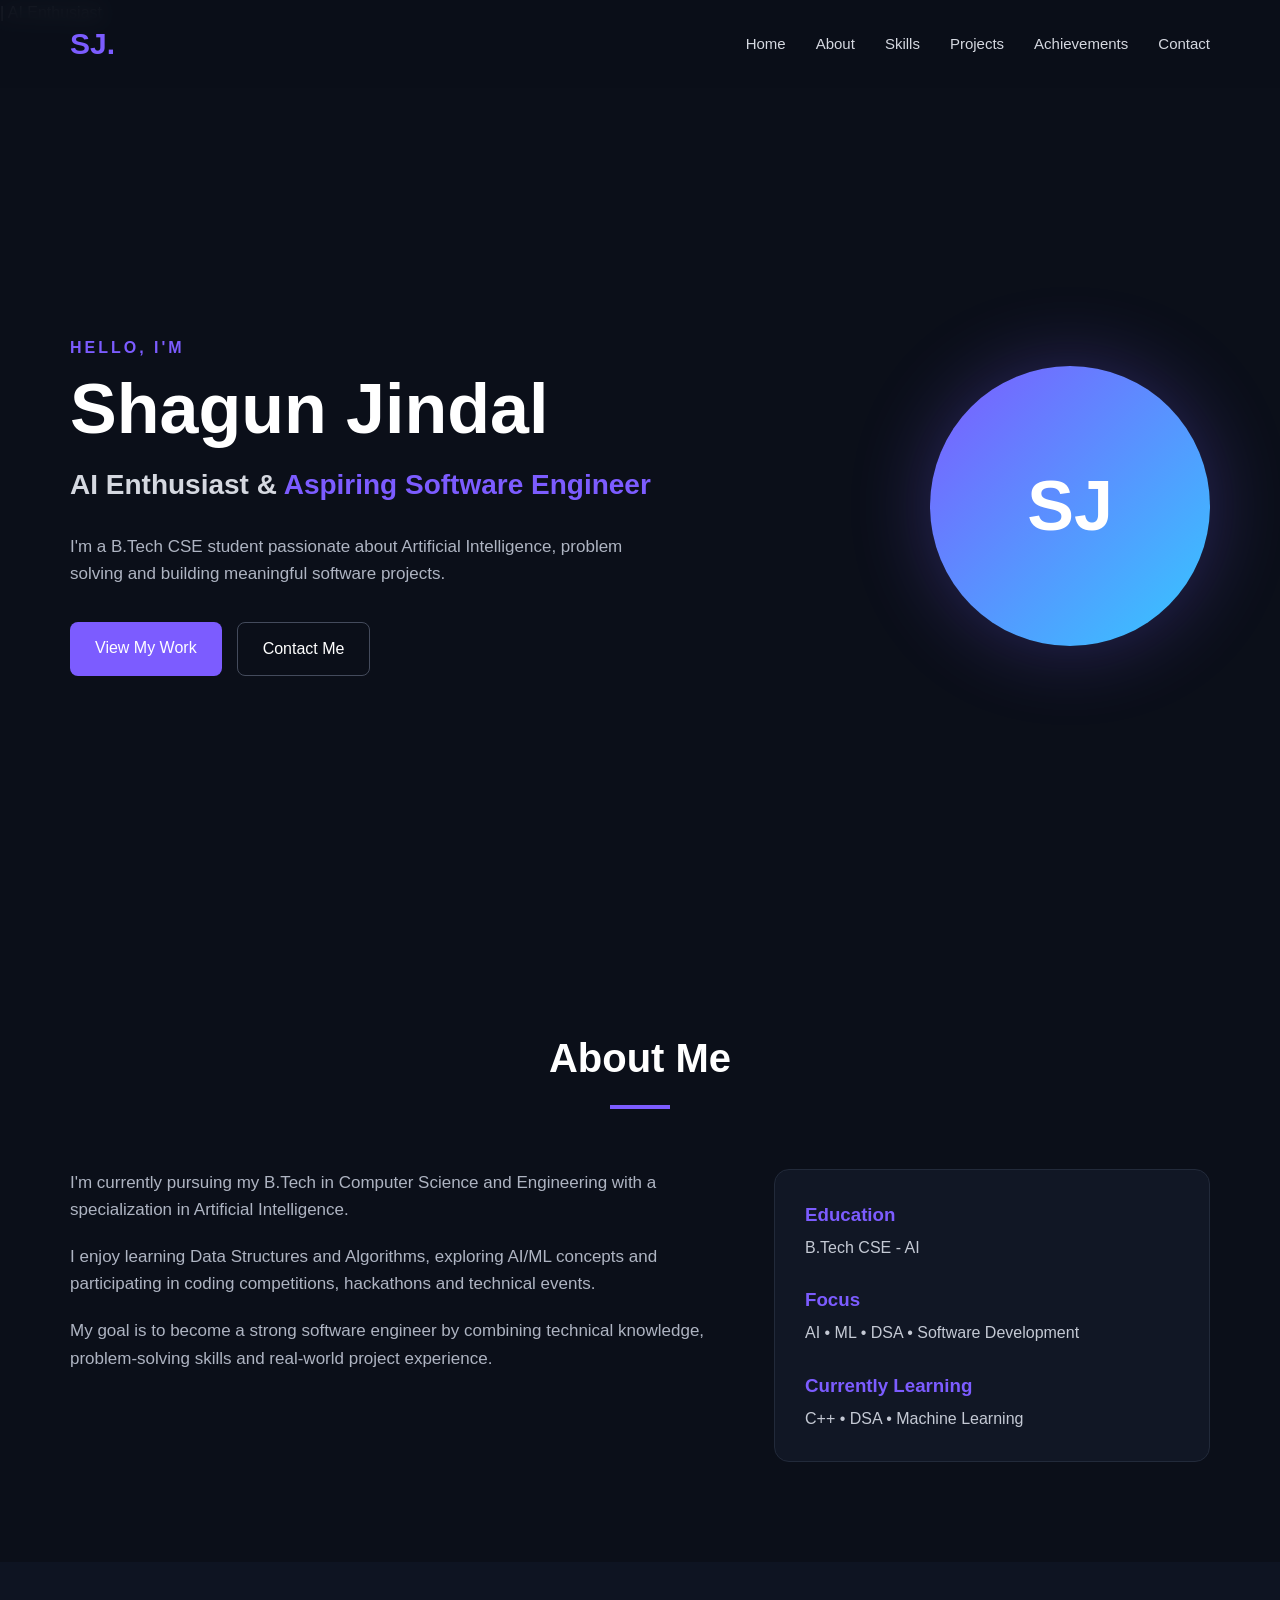
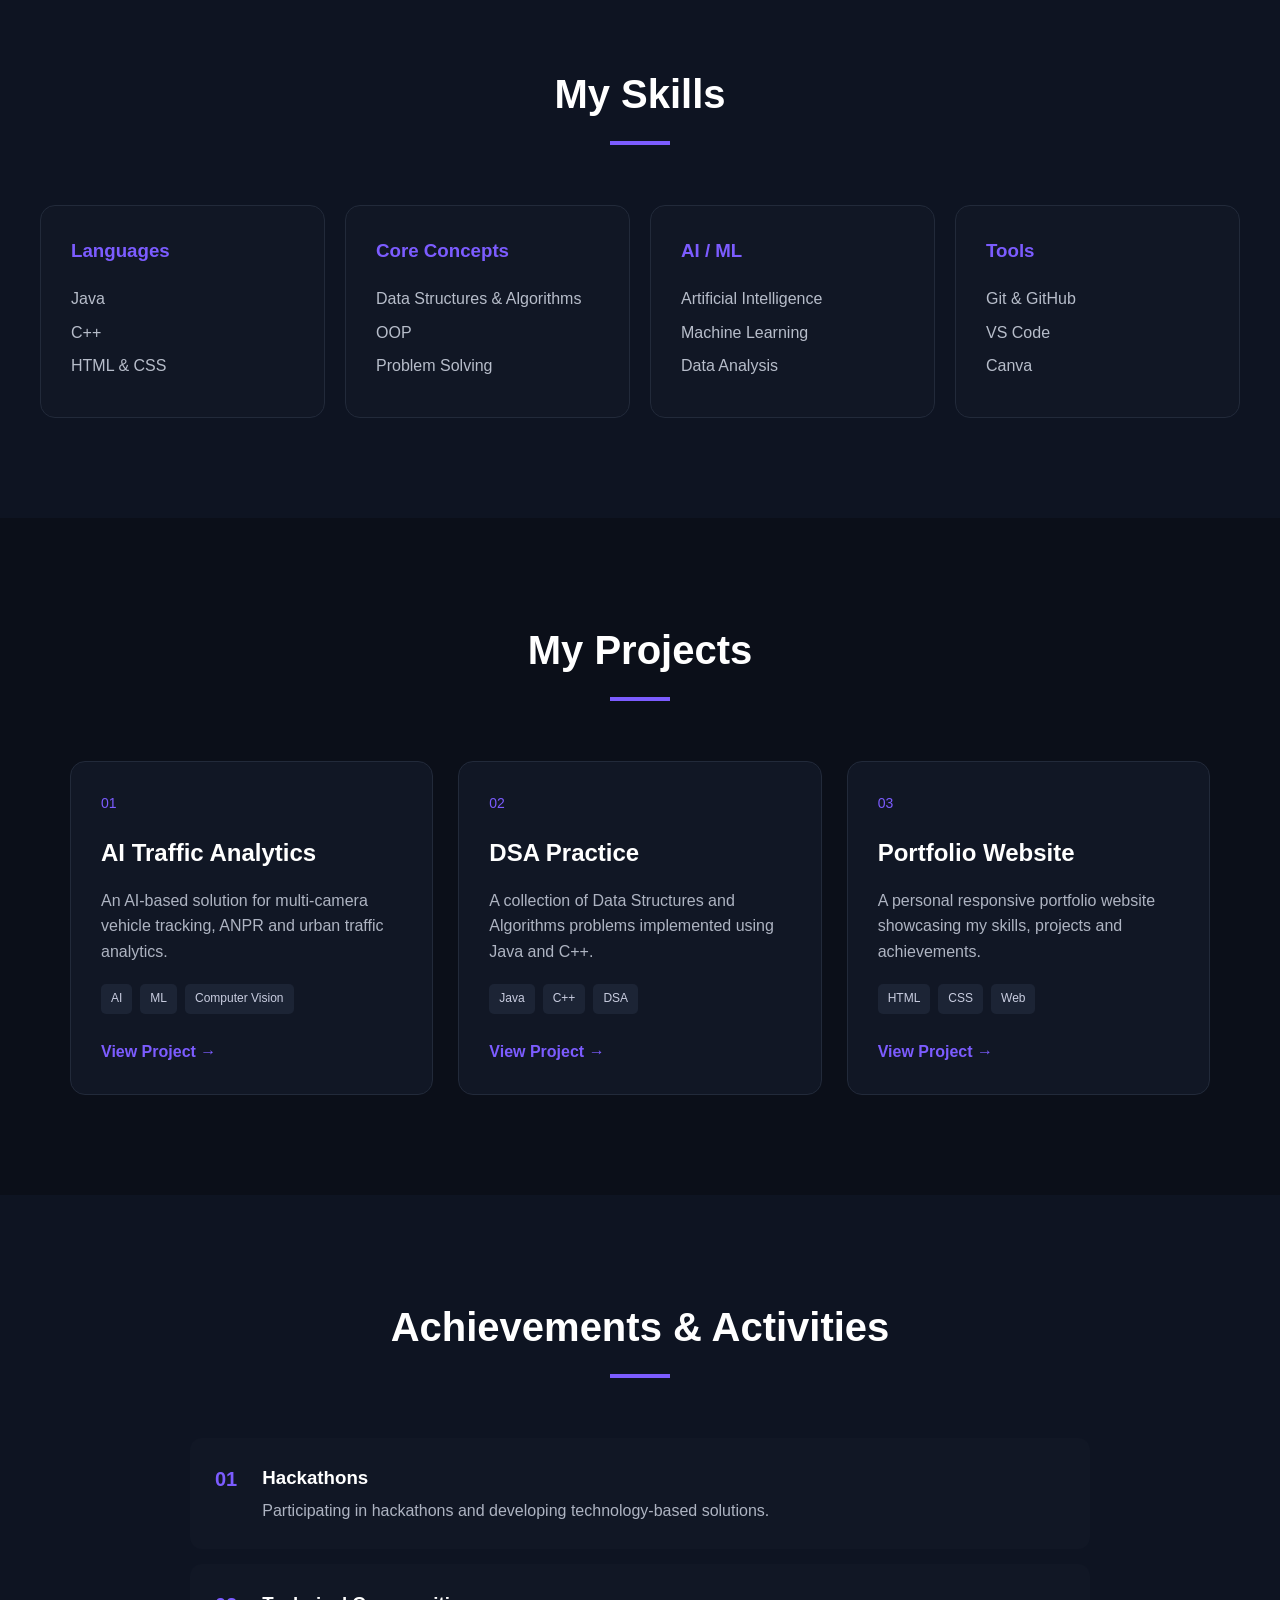
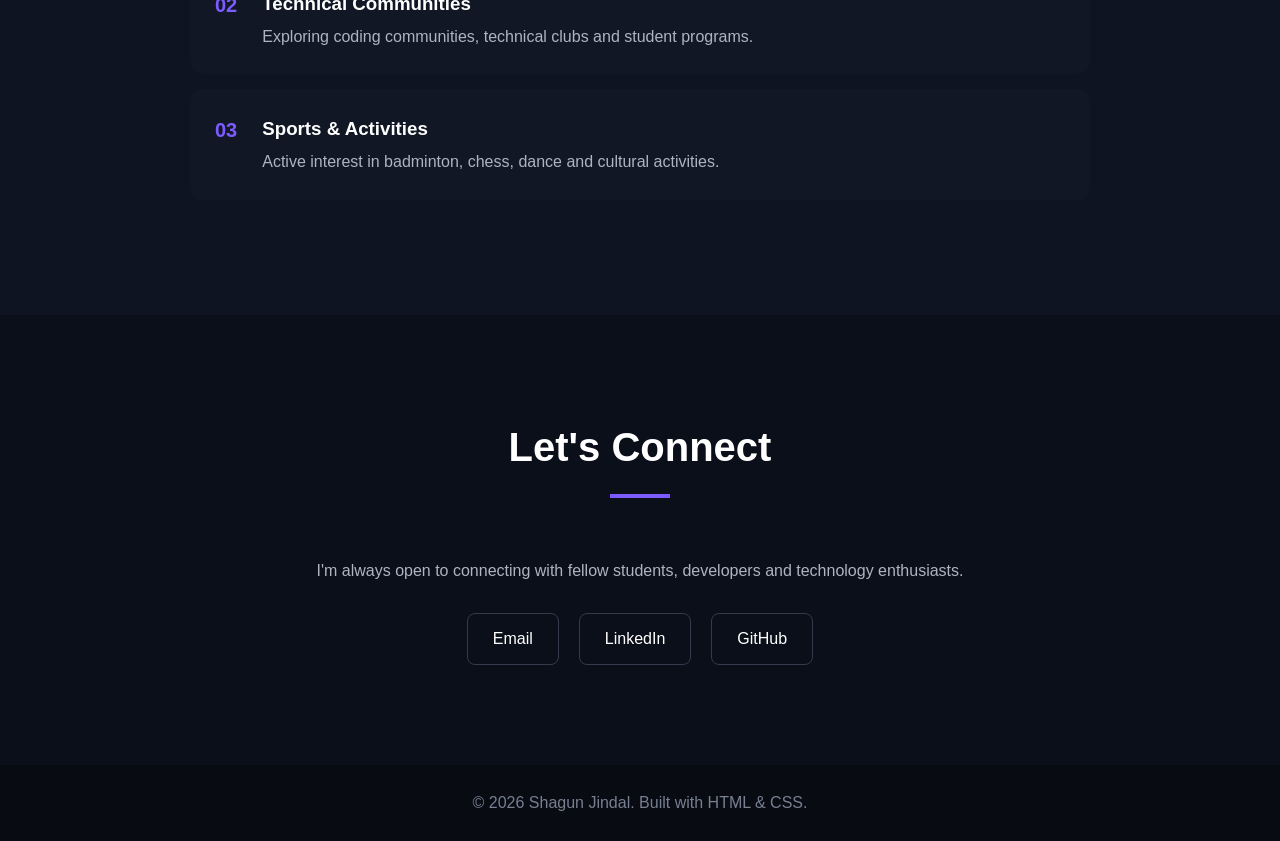
<file: index.html>
<!DOCTYPE html>
<html lang="en">
<head>
    <meta charset="UTF-8">
    <meta name="viewport" content="width=device-width, initial-scale=1.0">

    <title>Shagun Jindal</title>| AI Enthusiast</title>

    <link rel="stylesheet" href="style.css">
</head>

<body>

    <!-- Navbar -->
    <header>
        <nav class="navbar">

            <div class="logo">SJ.</div>

            <ul class="nav-links">
                <li><a href="#home">Home</a></li>
                <li><a href="#about">About</a></li>
                <li><a href="#skills">Skills</a></li>
                <li><a href="#projects">Projects</a></li>
                <li><a href="#achievements">Achievements</a></li>
                <li><a href="#contact">Contact</a></li>
            </ul>

        </nav>
    </header>


    <!-- Hero Section -->
    <section id="home" class="hero">

        <div class="hero-text">

            <p class="small-heading">HELLO, I'M</p>

            <h1>Shagun Jindal</h1>

            <h2>AI Enthusiast & <span>Aspiring Software Engineer</span></h2>

            <p class="hero-description">
                I'm a B.Tech CSE student passionate about Artificial Intelligence, problem solving and building meaningful software projects.
            </p>

            <div class="hero-buttons">
                <a href="#projects" class="btn primary-btn">View My Work</a>
                <a href="#contact" class="btn secondary-btn">Contact Me</a>
            </div>

        </div>

        <div class="hero-image">
            <div class="profile-circle">
                SJ
            </div>
        </div>

    </section>


    <!-- About Section -->
    <section id="about" class="section">

        <h2 class="section-title">About Me</h2>

        <div class="about-container">

            <div class="about-text">

                <p>
                    I'm currently pursuing my B.Tech in Computer Science and
                    Engineering with a specialization in Artificial Intelligence.
                </p>

                <p>
                    I enjoy learning Data Structures and Algorithms, exploring
                    AI/ML concepts and participating in coding competitions,
                    hackathons and technical events.
                </p>

                <p>
                    My goal is to become a strong software engineer by combining
                    technical knowledge, problem-solving skills and real-world
                    project experience.
                </p>

            </div>

            <div class="about-card">

                <div class="info">
                    <h3>Education</h3>
                    <p>B.Tech CSE - AI</p>
                </div>

                <div class="info">
                    <h3>Focus</h3>
                    <p>AI • ML • DSA • Software Development</p>
                </div>

                <div class="info">
                    <h3>Currently Learning</h3>
                    <p>C++ • DSA • Machine Learning</p>
                </div>

            </div>

        </div>

    </section>


    <!-- Skills Section -->
    <section id="skills" class="section skills-section">

        <h2 class="section-title">My Skills</h2>

        <div class="skills-container">

            <div class="skill-card">
                <h3>Languages</h3>
                <p>Java</p>
                <p>C++</p>
                <p>HTML & CSS</p>
            </div>

            <div class="skill-card">
                <h3>Core Concepts</h3>
                <p>Data Structures & Algorithms</p>
                <p>OOP</p>
                <p>Problem Solving</p>
            </div>

            <div class="skill-card">
                <h3>AI / ML</h3>
                <p>Artificial Intelligence</p>
                <p>Machine Learning</p>
                <p>Data Analysis</p>
            </div>

            <div class="skill-card">
                <h3>Tools</h3>
                <p>Git & GitHub</p>
                <p>VS Code</p>
                <p>Canva</p>
            </div>

        </div>

    </section>


    <!-- Projects Section -->
    <section id="projects" class="section">

        <h2 class="section-title">My Projects</h2>

        <div class="projects-container">

            <div class="project-card">

                <div class="project-number">01</div>

                <h3>AI Traffic Analytics</h3>

                <p>
                    An AI-based solution for multi-camera vehicle tracking,
                    ANPR and urban traffic analytics.
                </p>

                <div class="project-tags">
                    <span>AI</span>
                    <span>ML</span>
                    <span>Computer Vision</span>
                </div>

                <a href="#" class="project-link">View Project →</a>

            </div>


            <div class="project-card">

                <div class="project-number">02</div>

                <h3>DSA Practice</h3>

                <p>
                    A collection of Data Structures and Algorithms problems
                    implemented using Java and C++.
                </p>

                <div class="project-tags">
                    <span>Java</span>
                    <span>C++</span>
                    <span>DSA</span>
                </div>

                <a href="#" class="project-link">View Project →</a>

            </div>


            <div class="project-card">

                <div class="project-number">03</div>

                <h3>Portfolio Website</h3>

                <p>
                    A personal responsive portfolio website showcasing my
                    skills, projects and achievements.
                </p>

                <div class="project-tags">
                    <span>HTML</span>
                    <span>CSS</span>
                    <span>Web</span>
                </div>

                <a href="#" class="project-link">View Project →</a>

            </div>

        </div>

    </section>


    <!-- Achievements -->
    <section id="achievements" class="section achievements-section">

        <h2 class="section-title">Achievements & Activities</h2>

        <div class="achievement-container">

            <div class="achievement">
                <span>01</span>
                <div>
                    <h3>Hackathons</h3>
                    <p>
                        Participating in hackathons and developing
                        technology-based solutions.
                    </p>
                </div>
            </div>

            <div class="achievement">
                <span>02</span>
                <div>
                    <h3>Technical Communities</h3>
                    <p>
                        Exploring coding communities, technical clubs
                        and student programs.
                    </p>
                </div>
            </div>

            <div class="achievement">
                <span>03</span>
                <div>
                    <h3>Sports & Activities</h3>
                    <p>
                        Active interest in badminton, chess, dance
                        and cultural activities.
                    </p>
                </div>
            </div>

        </div>

    </section>


    <!-- Contact -->
    <section id="contact" class="section contact-section">

        <h2 class="section-title">Let's Connect</h2>

        <p>
            I'm always open to connecting with fellow students,
            developers and technology enthusiasts.
        </p>

        <div class="contact-links">

            <a href="2630btech2058@kiet.com">Email</a>

            <a href="#" target="https://www.linkedin.com/in/shagun-jindal-1b0b5a1b9/">LinkedIn</a>

            <a href="#" target="https://github.com/shagunjindal1912">GitHub</a>

        </div>

    </section>


    <!-- Footer -->
    <footer>

        <p>
            © 2026 Shagun Jindal. Built with HTML & CSS.
        </p>

    </footer>

</body>
</html>
</file>
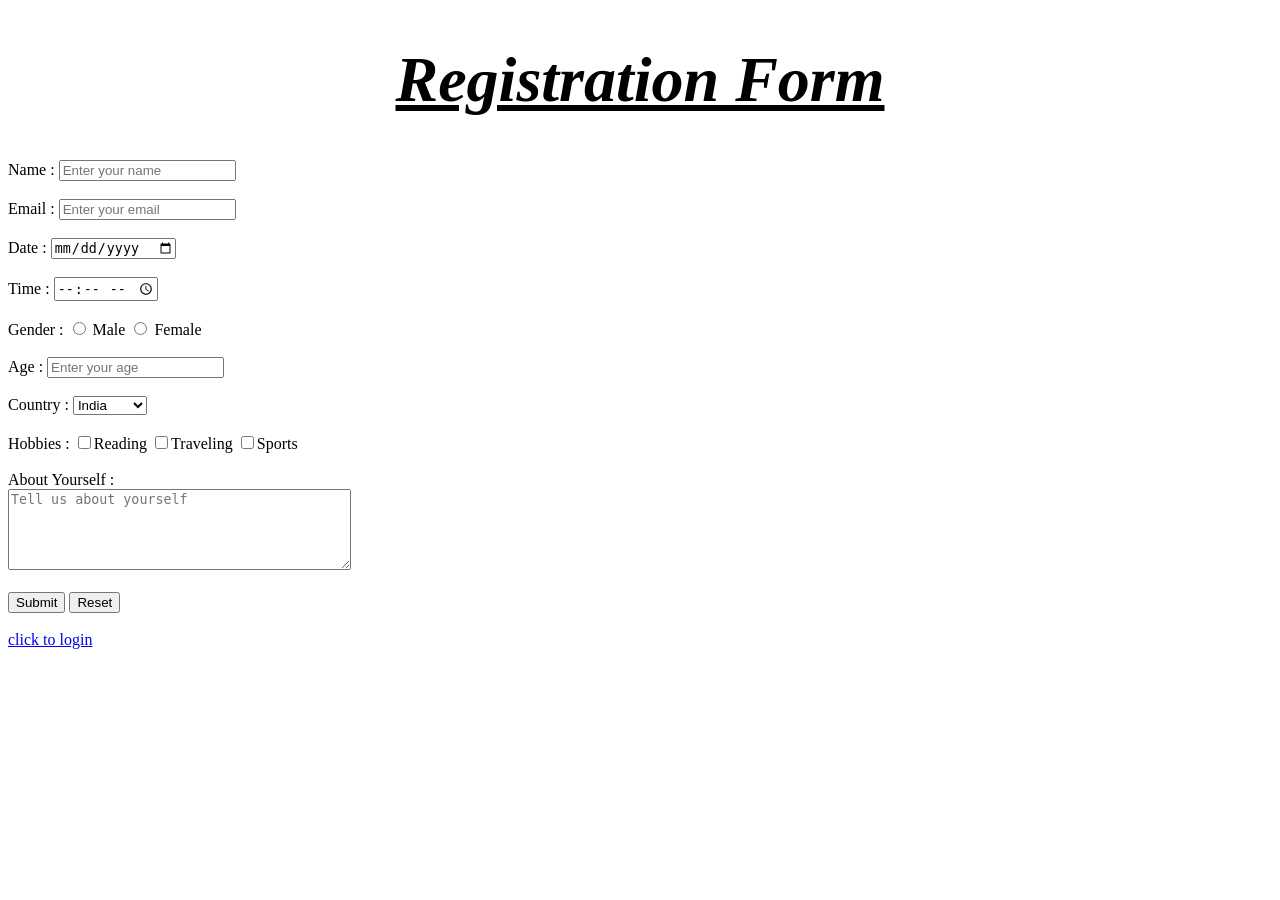
<file: form.html>
<!DOCTYPE html>
<html lang="en">
<head>
    <meta charset="UTF-8">
    <meta name="viewport" content="width=device-width, initial-scale=1.0">
    <title>Document</title>
</head>
<body>
    <h1 style="font-size: 4em; color: black; font-style: italic; text-align: center ; text-decoration: underline;">Registration Form</h1>
    <form method="get" autocomplete="on">
        <label>Name : </label>
        <input type="text"; placeholder="Enter your name";>
        <br><br>
        <label>Email : </label>
        <input type="email"; placeholder="Enter your email";>
        <br><br>
        <label>Date : </label>
        <input type="date";>
        <br><br>
        <label>Time : </label>
        <input type="time">
        <br><br>
        <label>Gender : </label>
        <input type="radio" name="gender" value="male"> Male
        <input type="radio" name="gender" value="female"> Female
        <br><br>
        <label>Age : </label>
        <input type="number"; placeholder="Enter your age";>
        <br><br>
        <label>Country : </label>
        <select>
            <option value="india">India</option>
            <option value="usa">USA</option>
            <option value="uk">UK</option>
            <option value="australia">Australia</option>    
        </select>
        <br><br>    
        <label>Hobbies : </label>
        <input type="checkbox" name="hobby" value="reading">Reading
        <input type="checkbox" name="hobby" value="traveling">Traveling
        <input type="checkbox" name="hobby" value="sports">Sports
        <br><br>
        <!--<label>Color : </label>
        <input type="color">
        <br><br>
        <label>File : </label>
        <input type="file">
        <br><br>-->
        <label>About Yourself : </label>
        <br>
        <textarea rows="5" cols="40" placeholder="Tell us about yourself"></textarea>
        <br><br>
       <action>
        <button type="submit" href="loginwindow.html">Submit</button>
        </action>
        <button type="reset">Reset</button>
        <br><br>
        <a href="loginwindow.html">click to login</a>
    </form>
</body>
</html>
</file>
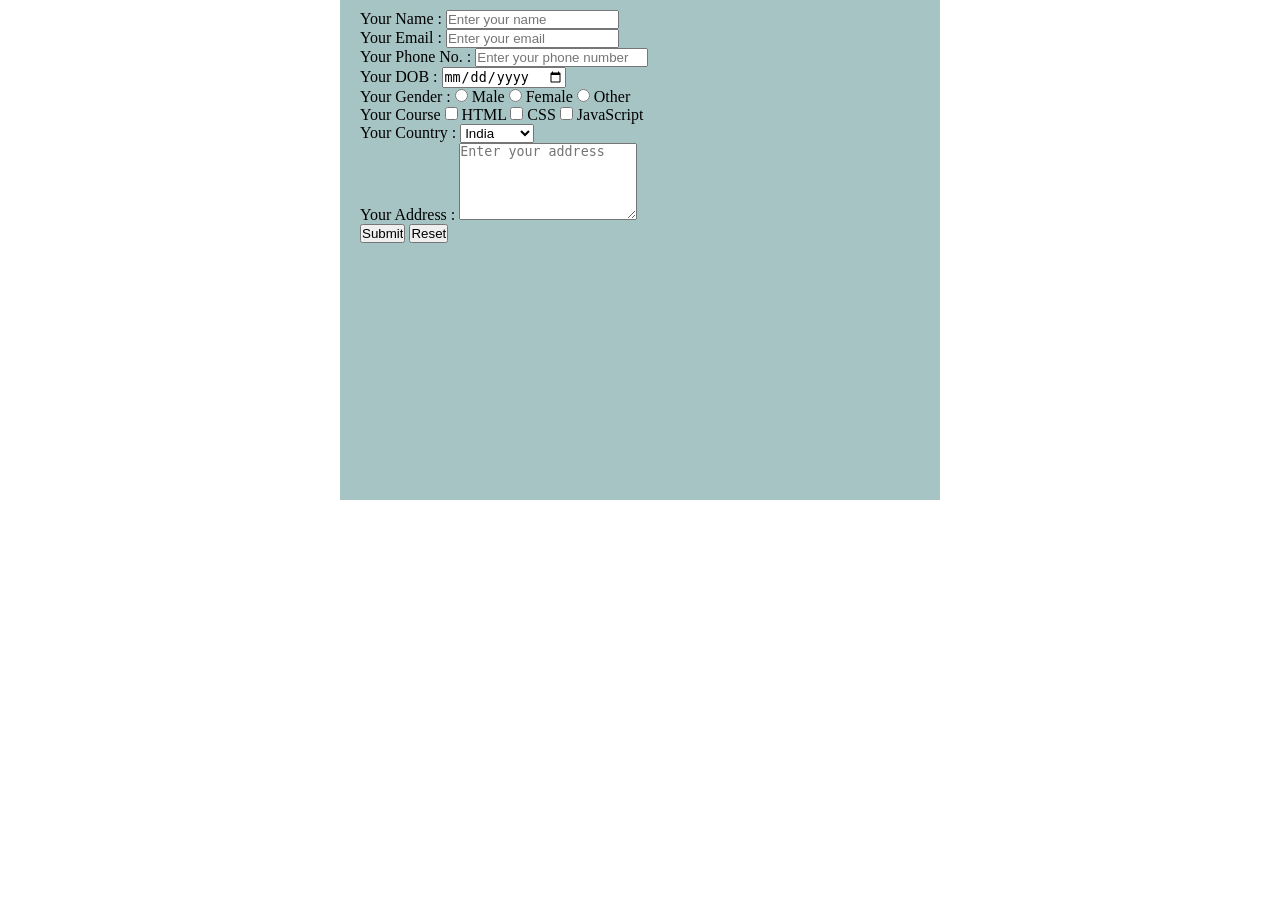
<file: registrationForm.html>
<!DOCTYPE html>
<html lang="en">
<head>
    <meta charset="UTF-8">
    <meta name="viewport" content="width=device-width, initial-scale=1.0">
    <title>Student Registration Form</title>
    <style>
        *,html{
            margin:0;
            padding: 0;
         }
         #box{
            width: 600px;
            height: 500px;
            background-color: rgb(167, 196, 196);
            margin: 0px auto;
            padding: 10px 20px;
            box-sizing: border-box;
         }

    </style>
</head>
<body>
    <div id="box">
        <form>
            <div>
                <label>Your Name :</label>
                <input type="text" placeholder="Enter your name"/>
            </div>

            <div>
                <label>Your Email :</label>
                <input type="email" placeholder="Enter your email"/>
            </div>

            <div>
                <label>Your Phone No. :</label>
                <input type="tel" placeholder="Enter your phone number"/>
            </div>

            <div>
                <label>Your DOB :</label>
                <input type="date"/>
            </div>

            <div>
                <label>Your Gender :</label>
                <input type="radio" name="gender" value="male" />
                <label>Male</label>

                <input type="radio" name="gender" value="female" />
                <label>Female</label>

                <input type="radio" name="gender" value="other" />
                <label>Other</label>
            </div>

            <div>
                <label>Your Course</label>
                <input type="checkbox" name="course" value="html"/>
                <label>HTML</label>

                <input type="checkbox" name="course" value="css"/>
                <label>CSS</label>

                <input type="checkbox" name="course" value="javascript"/>
                <label>JavaScript</label>
            </div>

            <div>
                <label>Your Country :</label>
                <select>
                    <option value="india">India</option>
                    <option value="usa">USA</option>
                    <option value="uk">UK</option>
                    <option value="australia">Australia</option>
                </select>
            </div>

            <div>
                <label>Your Address :</label>
                <textarea placeholder="Enter your address" cols="20" rows="5"></textarea>
            </div>

            <div>
                <input type="submit" value="Submit"/>
                <input type="reset" value="Reset"/>
            </div>
        </form>

    </div>
</body>
</html>
</file>
<file: style.css>
/* ---------- GENERAL ---------- */

* {
    margin: 0;
    padding: 0;
    box-sizing: border-box;
    scroll-behavior: smooth;
}

body {
    font-family: Arial, sans-serif;
    background: #0b0f19;
    color: #ffffff;
    line-height: 1.6;
}

a {
    text-decoration: none;
    color: inherit;
}


/* ---------- NAVBAR ---------- */

header {
    position: fixed;
    top: 0;
    width: 100%;
    background: rgba(11, 15, 25, 0.9);
    backdrop-filter: blur(10px);
    z-index: 1000;
}

.navbar {
    max-width: 1200px;
    margin: auto;
    padding: 20px 30px;

    display: flex;
    justify-content: space-between;
    align-items: center;
}

.logo {
    font-size: 30px;
    font-weight: bold;
    color: #7c5cff;
}

.nav-links {
    list-style: none;
    display: flex;
    gap: 30px;
}

.nav-links a {
    color: #d5d8e0;
    font-size: 15px;
    transition: 0.3s;
}

.nav-links a:hover {
    color: #7c5cff;
}


/* ---------- HERO ---------- */

.hero {
    min-height: 100vh;
    max-width: 1200px;
    margin: auto;
    padding: 140px 30px 80px;

    display: flex;
    justify-content: space-between;
    align-items: center;
    gap: 60px;
}

.hero-text {
    max-width: 700px;
}

.small-heading {
    color: #7c5cff;
    letter-spacing: 3px;
    font-weight: bold;
    margin-bottom: 10px;
}

.hero h1 {
    font-size: 70px;
    line-height: 1.1;
    margin-bottom: 15px;
}

.hero h2 {
    font-size: 28px;
    color: #d5d8e0;
    margin-bottom: 25px;
}

.hero h2 span {
    color: #7c5cff;
}

.hero-description {
    color: #aeb4c2;
    max-width: 600px;
    font-size: 17px;
}

.hero-buttons {
    margin-top: 35px;
    display: flex;
    gap: 15px;
}

.btn {
    padding: 13px 25px;
    border-radius: 8px;
    transition: 0.3s;
}

.primary-btn {
    background: #7c5cff;
}

.primary-btn:hover {
    background: #6544e8;
    transform: translateY(-3px);
}

.secondary-btn {
    border: 1px solid #444b5c;
}

.secondary-btn:hover {
    border-color: #7c5cff;
    color: #7c5cff;
}


/* ---------- PROFILE ---------- */

.hero-image {
    display: flex;
    justify-content: center;
    align-items: center;
}

.profile-circle {
    width: 280px;
    height: 280px;

    border-radius: 50%;

    display: flex;
    justify-content: center;
    align-items: center;

    font-size: 70px;
    font-weight: bold;

    background: linear-gradient(
        135deg,
        #7c5cff,
        #35c8ff
    );

    box-shadow: 0 0 80px rgba(124, 92, 255, 0.3);
}


/* ---------- SECTIONS ---------- */

.section {
    max-width: 1200px;
    margin: auto;
    padding: 100px 30px;
}

.section-title {
    text-align: center;
    font-size: 40px;
    margin-bottom: 60px;
}

.section-title::after {
    content: "";
    display: block;

    width: 60px;
    height: 4px;

    background: #7c5cff;

    margin: 15px auto;
}


/* ---------- ABOUT ---------- */

.about-container {
    display: grid;
    grid-template-columns: 1.5fr 1fr;
    gap: 50px;
}

.about-text p {
    color: #aeb4c2;
    margin-bottom: 20px;
    font-size: 17px;
}

.about-card {
    background: #111725;
    padding: 30px;
    border-radius: 15px;
    border: 1px solid #222a3a;
}

.info {
    margin-bottom: 25px;
}

.info:last-child {
    margin-bottom: 0;
}

.info h3 {
    color: #7c5cff;
    margin-bottom: 5px;
}

.info p {
    color: #c4c9d4;
}


/* ---------- SKILLS ---------- */

.skills-section {
    max-width: 100%;
    background: #0e1422;
}

.skills-container {
    max-width: 1200px;
    margin: auto;

    display: grid;
    grid-template-columns: repeat(4, 1fr);
    gap: 20px;
}

.skill-card {
    background: #111725;
    padding: 30px;
    border-radius: 15px;
    border: 1px solid #222a3a;

    transition: 0.3s;
}

.skill-card:hover {
    transform: translateY(-8px);
    border-color: #7c5cff;
}

.skill-card h3 {
    color: #7c5cff;
    margin-bottom: 20px;
}

.skill-card p {
    color: #b7bdca;
    margin-bottom: 8px;
}


/* ---------- PROJECTS ---------- */

.projects-container {
    display: grid;
    grid-template-columns: repeat(3, 1fr);
    gap: 25px;
}

.project-card {
    background: #111725;
    padding: 30px;
    border-radius: 15px;
    border: 1px solid #222a3a;

    transition: 0.3s;
}

.project-card:hover {
    transform: translateY(-8px);
    border-color: #7c5cff;
}

.project-number {
    color: #7c5cff;
    font-size: 14px;
    margin-bottom: 20px;
}

.project-card h3 {
    font-size: 24px;
    margin-bottom: 15px;
}

.project-card p {
    color: #aeb4c2;
    margin-bottom: 20px;
}

.project-tags {
    display: flex;
    flex-wrap: wrap;
    gap: 8px;
    margin-bottom: 25px;
}

.project-tags span {
    background: #1c2435;
    padding: 5px 10px;
    border-radius: 5px;
    font-size: 12px;
    color: #c9cde0;
}

.project-link {
    color: #7c5cff;
    font-weight: bold;
}


/* ---------- ACHIEVEMENTS ---------- */

.achievements-section {
    background: #0e1422;
    max-width: 100%;
}

.achievement-container {
    max-width: 900px;
    margin: auto;
}

.achievement {
    display: flex;
    gap: 25px;

    padding: 25px;
    margin-bottom: 15px;

    background: #111725;
    border-radius: 12px;
}

.achievement > span {
    color: #7c5cff;
    font-size: 20px;
    font-weight: bold;
}

.achievement h3 {
    margin-bottom: 5px;
}

.achievement p {
    color: #aeb4c2;
}


/* ---------- CONTACT ---------- */

.contact-section {
    text-align: center;
}

.contact-section > p {
    color: #aeb4c2;
    margin-bottom: 30px;
}

.contact-links {
    display: flex;
    justify-content: center;
    gap: 20px;
}

.contact-links a {
    padding: 12px 25px;
    border: 1px solid #333b4d;
    border-radius: 8px;

    transition: 0.3s;
}

.contact-links a:hover {
    color: #7c5cff;
    border-color: #7c5cff;
}


/* ---------- FOOTER ---------- */

footer {
    text-align: center;
    padding: 25px;
    background: #080b12;
    color: #777f91;
}


/* ---------- RESPONSIVE ---------- */

@media (max-width: 900px) {

    .nav-links {
        gap: 15px;
    }

    .hero {
        flex-direction: column;
        text-align: center;
    }

    .hero-buttons {
        justify-content: center;
    }

    .skills-container {
        grid-template-columns: repeat(2, 1fr);
    }

    .projects-container {
        grid-template-columns: 1fr;
    }

    .about-container {
        grid-template-columns: 1fr;
    }
}


@media (max-width: 600px) {

    .nav-links {
        display: none;
    }

    .hero h1 {
        font-size: 48px;
    }

    .hero h2 {
        font-size: 22px;
    }

    .profile-circle {
        width: 200px;
        height: 200px;
        font-size: 50px;
    }

    .skills-container {
        grid-template-columns: 1fr;
    }

    .contact-links {
        flex-direction: column;
        align-items: center;
    }
}
</file>
